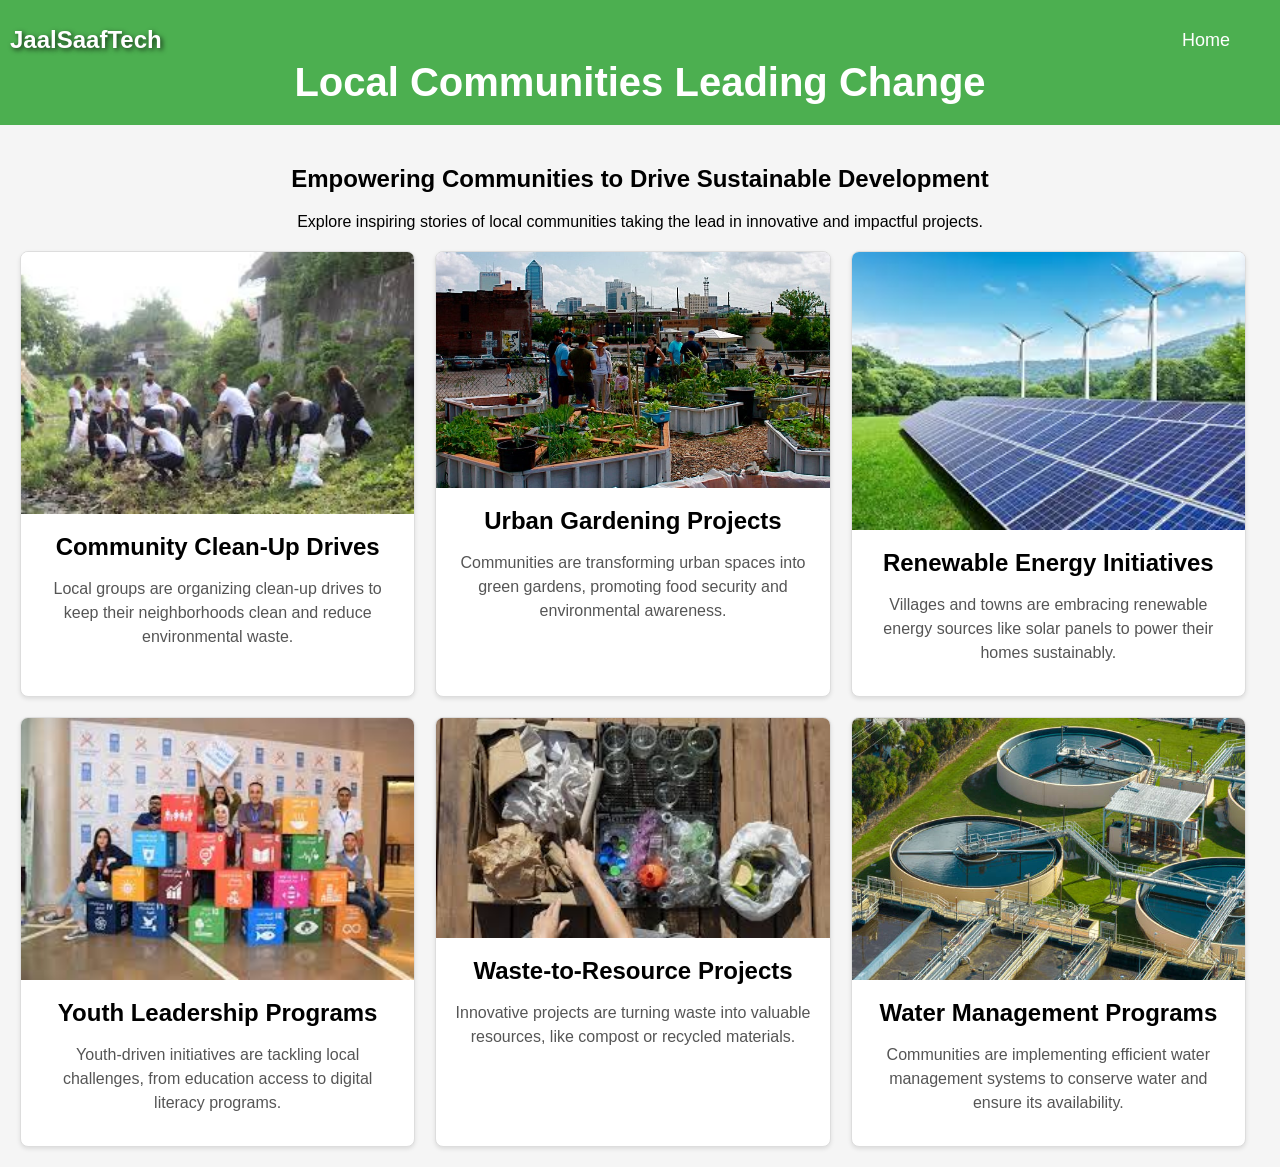
<file: comunity copy.html>
<!DOCTYPE html>
<html lang="en">
<head>
    <meta charset="UTF-8">
    <meta name="viewport" content="width=device-width, initial-scale=1.0">
    <title>Local Communities Leading Change</title>
    <style>
        body,html {
            font-family: Arial, sans-serif;
            margin: 0;
            padding: 0;
            background-color: #f5f5f5;
        }

        header {
            background-color: #4caf50;
            color: white;
            padding: 20px 10px;
            text-align: center;
        }

        header h1 {
            margin: 0;
            font-size: 2.5em;
        }

 .navbar {
    display: flex;
    justify-content: space-between;
    align-items: center;
    /* background-color: #3542f1; */
    height: 40px;
    /* padding: 5px; */
    position: relative;
    z-index: 1000;
}

.navbar .logo {
    color: white;
    font-size: 24px;
    font-weight: bold;
    text-shadow: 2px 2px 5px rgba(0, 0, 0, 0.7);
}

.navbar .nav-links a {
    color: white;
    text-decoration: none;
    font-size:18px;
    padding: 5px 40px;
    transition: background-color 0.3s ease, color 0.3s ease;
}

        section {
            padding: 20px;
            text-align: center;
        }

        .communities {
            display: flex;
            flex-wrap: wrap;
            gap: 20px;
            margin-top: 20px;
        }

        .community-item {
            background: white;
            border: 1px solid #ddd;
            border-radius: 8px;
            box-shadow: 0 2px 4px rgba(0, 0, 0, 0.1);
            overflow: hidden;
            width: calc(33.333% - 20px);
            min-width: 300px;
        }

        .community-item img {
            width: 100%;
            height: auto;
        }

        .community-item .content {
            padding: 15px;
        }

        .community-item .content h2 {
            font-size: 1.5em;
            margin: 0 0 10px;
        }

        .community-item .content p {
            font-size: 1em;
            color: #555;
            line-height: 1.5;
        }



        @media (max-width: 768px) {
            .community-item {
                width: calc(50% - 20px);
            }
        }

        @media (max-width: 480px) {
            .community-item {
                width: 100%;
            }
        }
    </style>
</head>
<body>
    <header>
        <div class="navbar">
            <div class="logo">JaalSaafTech</div>
            <!-- <input type="checkbox" id="menu-toggle" class="menu-toggle"> -->
            <!-- <label for="menu-toggle" class="menu-icon"> -->
             
            <!-- </label> -->
            <div class="nav-links">
                <a href="index.html" class="part4">Home</a>
            </div>
        </div>
        <h1>Local Communities Leading Change</h1>
        
    </header>

    <section>
        <h2>Empowering Communities to Drive Sustainable Development</h2>
        <p>Explore inspiring stories of local communities taking the lead in innovative and impactful projects.</p>

        <div class="communities">
            <div class="community-item">
                <img src="communityImage/images1.jpg" alt="Community Clean-Up Drives">
                <div class="content">
                    <h2>Community Clean-Up Drives</h2>
                    <p>Local groups are organizing clean-up drives to keep their neighborhoods clean and reduce environmental waste.</p>
                </div>
            </div>

            <div class="community-item">
                <img src="communityImage/image2.jpg" alt="Urban Gardening Projects">
                <div class="content">
                    <h2>Urban Gardening Projects</h2>
                    <p>Communities are transforming urban spaces into green gardens, promoting food security and environmental awareness.</p>
                </div>
            </div>

            <div class="community-item">
                <img src="communityImage/images3.jpg" alt="Renewable Energy Initiatives">
                <div class="content">
                    <h2>Renewable Energy Initiatives</h2>
                    <p>Villages and towns are embracing renewable energy sources like solar panels to power their homes sustainably.</p>
                </div>
            </div>

            <div class="community-item">
                <img src="communityImage/images4.jpg"Youth Leadership Programs">
                <div class="content">
                    <h2>Youth Leadership Programs</h2>
                    <p>Youth-driven initiatives are tackling local challenges, from education access to digital literacy programs.</p>
                </div>
            </div>

            <div class="community-item">
                <img src="communityImage/images5.jpg" alt="Waste-to-Resource Projects">
                <div class="content">
                    <h2>Waste-to-Resource Projects</h2>
                    <p>Innovative projects are turning waste into valuable resources, like compost or recycled materials.</p>
                </div>
            </div>

            <div class="community-item">
                <img src="communityImage/waterMangement.jpg" alt="Water Management Programs">
                <div class="content">
                    <h2>Water Management Programs</h2>
                    <p>Communities are implementing efficient water management systems to conserve water and ensure its availability.</p>
                </div>
            </div>
        </div>
    </section>

</body>
</html>
</file>
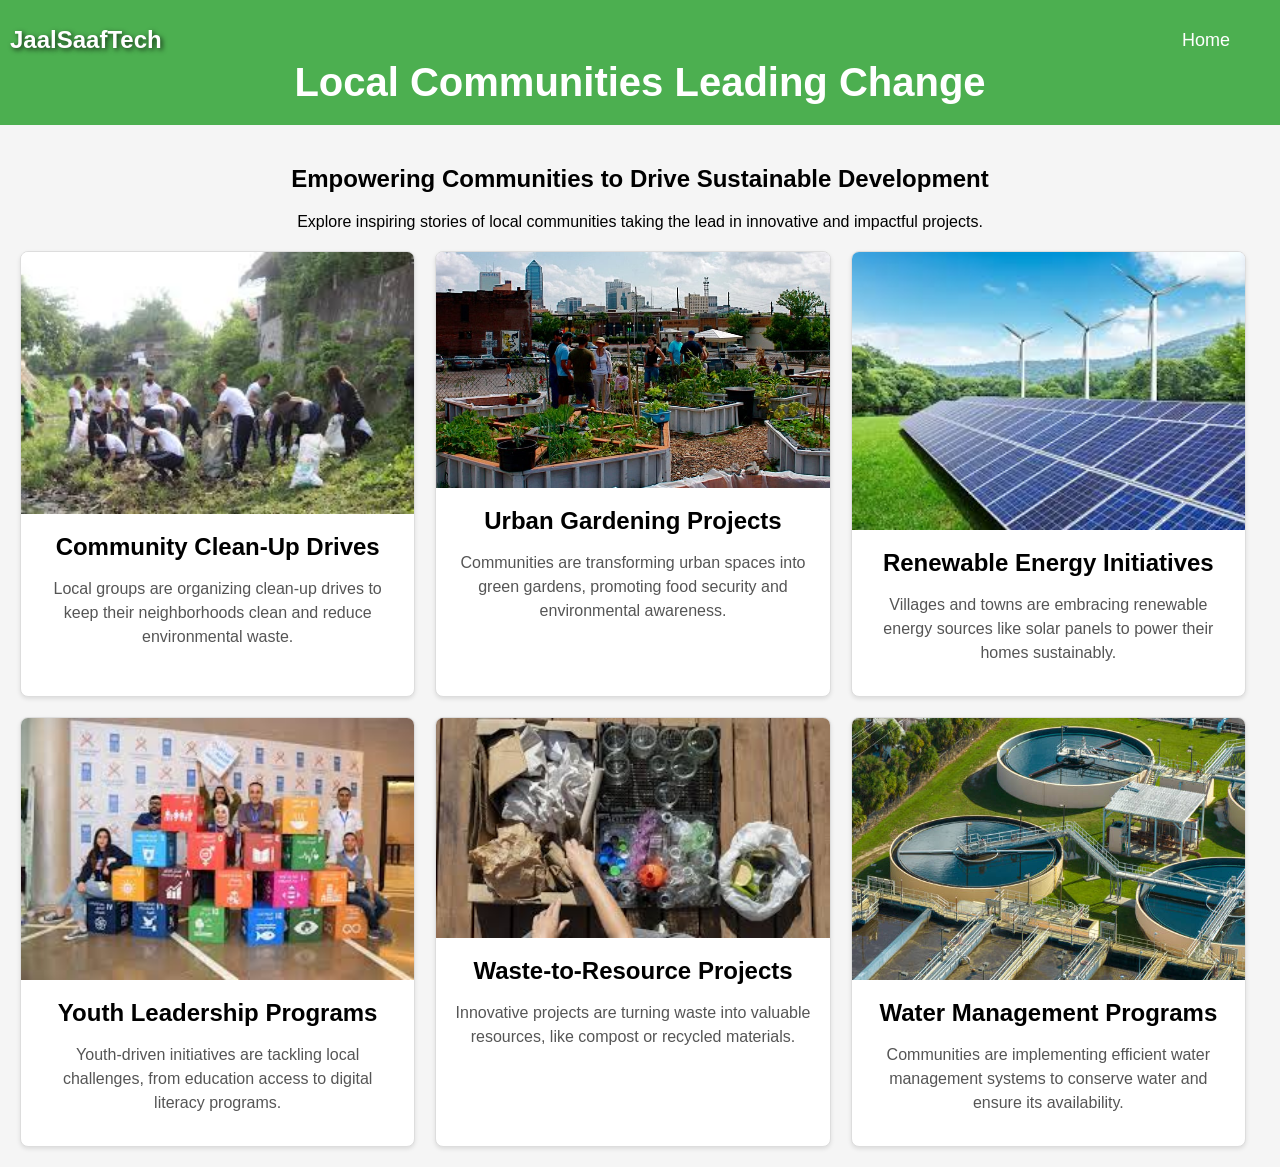
<file: comunity.html>
<!DOCTYPE html>
<html lang="en">
<head>
    <meta charset="UTF-8">
    <meta name="viewport" content="width=device-width, initial-scale=1.0">
    <title>Local Communities Leading Change</title>
    <style>
        body,html {
            font-family: Arial, sans-serif;
            margin: 0;
            padding: 0;
            background-color: #f5f5f5;
        }

        header {
            background-color: #4caf50;
            color: white;
            padding: 20px 10px;
            text-align: center;
        }

        header h1 {
            margin: 0;
            font-size: 2.5em;
        }

 .navbar {
    display: flex;
    justify-content: space-between;
    align-items: center;
    /* background-color: #3542f1; */
    height: 40px;
    /* padding: 5px; */
    position: relative;
    z-index: 1000;
}

.navbar .logo {
    color: white;
    font-size: 24px;
    font-weight: bold;
    text-shadow: 2px 2px 5px rgba(0, 0, 0, 0.7);
}

.navbar .nav-links a {
    color: white;
    text-decoration: none;
    font-size:18px;
    padding: 5px 40px;
    transition: background-color 0.3s ease, color 0.3s ease;
}

        section {
            padding: 20px;
            text-align: center;
        }

        .communities {
            display: flex;
            flex-wrap: wrap;
            gap: 20px;
            margin-top: 20px;
        }

        .community-item {
            background: white;
            border: 1px solid #ddd;
            border-radius: 8px;
            box-shadow: 0 2px 4px rgba(0, 0, 0, 0.1);
            overflow: hidden;
            width: calc(33.333% - 20px);
            min-width: 300px;
        }

        .community-item img {
            width: 100%;
            height: auto;
        }

        .community-item .content {
            padding: 15px;
        }

        .community-item .content h2 {
            font-size: 1.5em;
            margin: 0 0 10px;
        }

        .community-item .content p {
            font-size: 1em;
            color: #555;
            line-height: 1.5;
        }

        @media (max-width: 768px) {
            .community-item {
                width: calc(50% - 20px);
            }
        }

        @media (max-width: 480px) {
            .community-item {
                width: 100%;
            }
        }
    </style>
</head>
<body>
    <header>
        <div class="navbar">
            <div class="logo">JaalSaafTech</div>
            <!-- <input type="checkbox" id="menu-toggle" class="menu-toggle"> -->
            <!-- <label for="menu-toggle" class="menu-icon"> -->
             
            <!-- </label> -->
            <div class="nav-links">
                <a href="index.html" class="part4">Home</a>
            </div>
        </div>
        <h1>Local Communities Leading Change</h1>
        
    </header>

    <section>
        <h2>Empowering Communities to Drive Sustainable Development</h2>
        <p>Explore inspiring stories of local communities taking the lead in innovative and impactful projects.</p>

        <div class="communities">
            <div class="community-item">
                <img src="communityImage/images1.jpg" alt="Community Clean-Up Drives">
                <div class="content">
                    <h2>Community Clean-Up Drives</h2>
                    <p>Local groups are organizing clean-up drives to keep their neighborhoods clean and reduce environmental waste.</p>
                </div>
            </div>

            <div class="community-item">
                <img src="communityImage/image2.jpg" alt="Urban Gardening Projects">
                <div class="content">
                    <h2>Urban Gardening Projects</h2>
                    <p>Communities are transforming urban spaces into green gardens, promoting food security and environmental awareness.</p>
                </div>
            </div>

            <div class="community-item">
                <img src="communityImage/images3.jpg" alt="Renewable Energy Initiatives">
                <div class="content">
                    <h2>Renewable Energy Initiatives</h2>
                    <p>Villages and towns are embracing renewable energy sources like solar panels to power their homes sustainably.</p>
                </div>
            </div>

            <div class="community-item">
                <img src="communityImage/images4.jpg"Youth Leadership Programs">
                <div class="content">
                    <h2>Youth Leadership Programs</h2>
                    <p>Youth-driven initiatives are tackling local challenges, from education access to digital literacy programs.</p>
                </div>
            </div>

            <div class="community-item">
                <img src="communityImage/images5.jpg" alt="Waste-to-Resource Projects">
                <div class="content">
                    <h2>Waste-to-Resource Projects</h2>
                    <p>Innovative projects are turning waste into valuable resources, like compost or recycled materials.</p>
                </div>
            </div>

            <div class="community-item">
                <img src="communityImage/waterMangement.jpg" alt="Water Management Programs">
                <div class="content">
                    <h2>Water Management Programs</h2>
                    <p>Communities are implementing efficient water management systems to conserve water and ensure its availability.</p>
                </div>
            </div>
        </div>
    </section>
</body>
</html>
</file>
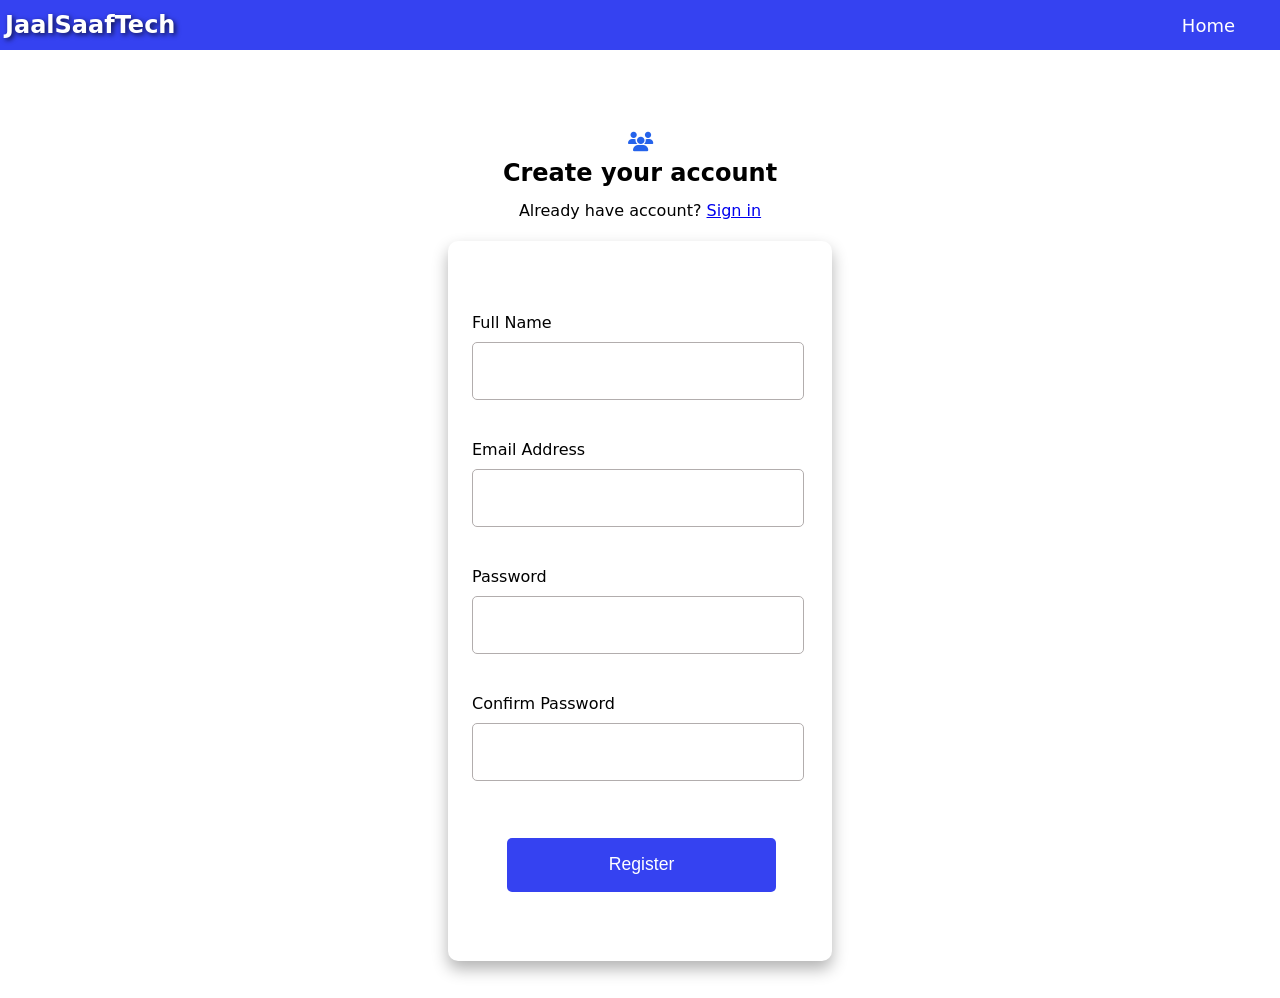
<file: registration.html>
<!DOCTYPE html>
<html lang="en">

<head>
    <meta charset="UTF-8">
    <meta name="viewport" content="width=device-width, initial-scale=1.0">
    <title>Registration</title>
    <link rel="stylesheet" href="registration.css">
    <link rel="stylesheet" href="https://cdnjs.cloudflare.com/ajax/libs/font-awesome/6.7.2/css/all.min.css"
        integrity="sha512-Evv84Mr4kqVGRNSgIGL/F/aIDqQb7xQ2vcrdIwxfjThSH8CSR7PBEakCr51Ck+w+/U6swU2Im1vVX0SVk9ABhg=="
        crossorigin="anonymous" referrerpolicy="no-referrer" />
</head>

<body>
    <div class="container">
        <div class="navbar">
            <div class="logo">JaalSaafTech</div>
            <input type="checkbox" id="menu-toggle" class="menu-toggle">
            <label for="menu-toggle" class="menu-icon">
                <span></span>
                <span></span>
                <span></span>
            </label>
            <div class="nav-links">
                <a href="index.html">Home</a>
                <!-- <a href="#Awareness">Awareness</a>
                <a href="#WaterScarcityMap">WaterScarcity Map</a>
                <a href="about.html">About Us</a>
                <a href="#login">Login</a>
                <a href="registration.html">Register</a> -->
            </div>
        </div>

        <div class="regisForm">
            <div class="icons">
                <i class="fas fa-users"></i>
                <h2>Create your account</h2>
                <p>Already have account? <a href="^&*">Sign in</a></p>
            </div>
            <div class="form">
                <form id="registrationForm" action="&**9">
                    <div class="form-group">
                        <label for="fullName">Full Name</label>
                        <input type="text" id="fullName" name="fullName" required>
                    </div>
                    <div class="form-group">
                        <label for="email">Email Address</label>
                        <input type="email" id="email" name="email" required>
                    </div>
                    <div class="form-group">
                        <label for="password">Password</label>
                        <input type="password" id="password" name="password" required>
                    </div>
                    <div class="form-group">
                        <label for="confirmPassword">Confirm Password</label>
                        <input type="password" id="confirmPassword" name="confirmPassword" required>
                    </div>
                    <div class="form-group" id="btn">
                        <button type="submit">Register</button>
                    </div>
                </form>
            </div>
        </div>
    </div>

    <script>
        document.getElementById('registrationForm').addEventListener('submit', function(event) {
            event.preventDefault(); // Prevent the form from submitting
            
            // You can add form validation here if needed
            
            // Show the alert
            alert('Registered successfully');
            
            // Optionally, you can reset the form after successful registration
            this.reset();
        });
    </script>
</body>
</html>
</file>
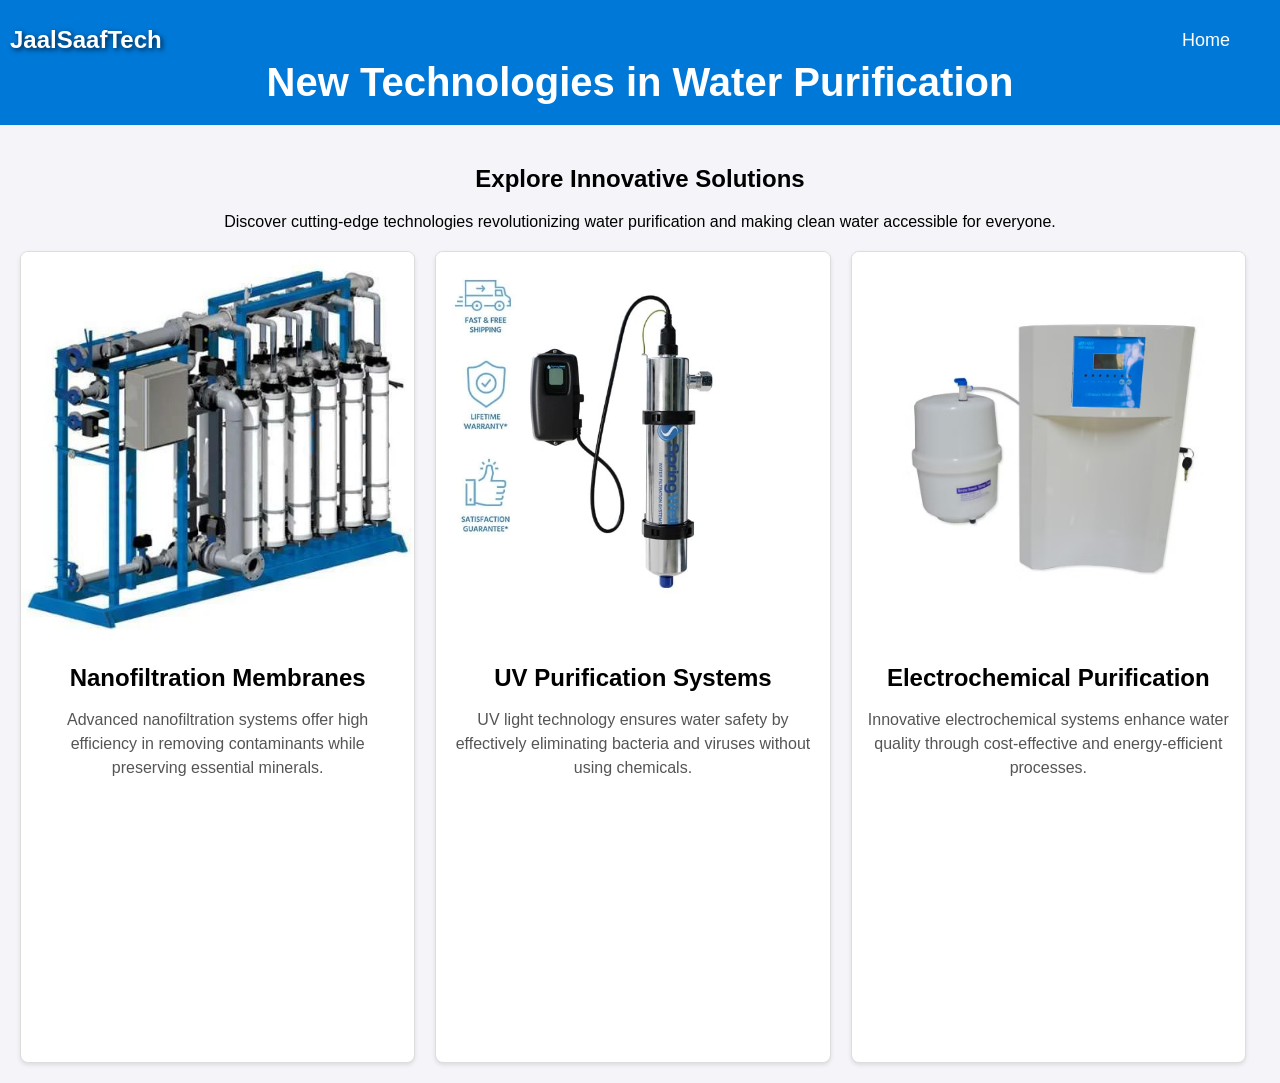
<file: technology.html>
<!DOCTYPE html>
<html lang="en">

<head>
    <meta charset="UTF-8">
    <meta name="viewport" content="width=device-width, initial-scale=1.0">
    <title>Water Purification Technology</title>
    <style>
        body,
        html {
            font-family: Arial, sans-serif;
            margin: 0;
            padding: 0;
            background-color: #f4f4f9;
        }

        header {
            background-color: #0078d7;
            color: white;
            padding: 20px 10px;
            text-align: center;
        }

        header h1 {
            margin: 0;
            font-size: 2.5em;
        }

        .navbar {
            display: flex;
            justify-content: space-between;
            align-items: center;
            /* background-color: #3542f1; */
            height: 40px;
            /* padding: 5px; */
            position: relative;
            z-index: 1000;
        }

        .navbar .logo {
            color: white;
            font-size: 24px;
            font-weight: bold;
            text-shadow: 2px 2px 5px rgba(0, 0, 0, 0.7);
        }

        .navbar .nav-links a {
            color: white;
            text-decoration: none;
            font-size: 18px;
            padding: 5px 40px;
            transition: background-color 0.3s ease, color 0.3s ease;
        }

        .navbar .nav-links a:hover {
            background-color: #fff;
            color: #3542f1;
            border-radius: 5px;
        }

        section {
            padding: 20px;
            text-align: center;
        }

        .technology {
            display: flex;
            flex-wrap: wrap;
            gap: 20px;
            margin-top: 20px;
        }

        .tech-item {
            background: white;
            height: 90vh;
            border: 1px solid #ddd;
            border-radius: 8px;
            box-shadow: 0 2px 4px rgba(0, 0, 0, 0.1);
            overflow: hidden;
            width: calc(33.333% - 20px);
            min-width: 300px;
        }

        .tech-item img {
            width: 100%;
            height: auto;
        }

        .tech-item .content {
            /* background-color: aqua; */
            padding: 15px;
        }

        .tech-item .content h2 {
            font-size: 1.5em;
            margin: 0 0 10px;
        }

        .tech-item .content p {
            font-size: 1em;
            color: #555;
            line-height: 1.5;
        }
        @media (max-width: 768px) {
            .tech-item {
                width: calc(50% - 20px);
            }
        }

        @media (max-width: 480px) {
            .tech-item {
                width: 100%;
            }
        }
    </style>
</head>

<body>
    <header>
        <div class="navbar">
            <div class="logo">JaalSaafTech</div>
            <div class="nav-links">
                <a href="index.html" class="part4">Home</a>
            </div>
        </div>
        <h1>New Technologies in Water Purification</h1>
    </header>

    <section>
        <h2>Explore Innovative Solutions</h2>
        <p>Discover cutting-edge technologies revolutionizing water purification and making clean water accessible for
            everyone.</p>

        <div class="technology">
            <div class="tech-item">
                <img src="nanoFilteration.webp" alt="Nanofiltration Membranes">
                <div class="content">
                    <h2>Nanofiltration Membranes</h2>
                    <p>Advanced nanofiltration systems offer high efficiency in removing contaminants while preserving
                        essential minerals.</p>
                </div>
            </div>

            <div class="tech-item">
                <img src="Uv-water-purification-system.webp" alt="UV Purification Systems" height="100px" width="100px">
                <div class="content">
                    <h2>UV Purification Systems</h2>
                    <p>UV light technology ensures water safety by effectively eliminating bacteria and viruses without
                        using chemicals.</p>
                </div>
            </div>

            <div class="tech-item">
                <img src="Ultra-Pure-Water-Purification-Water-Deionizer-System-for-Laboratory-Electrochemical-Experiments.avif"
                    alt="Electrochemical Purification">
                <div class="content">
                    <h2>Electrochemical Purification</h2>
                    <p>Innovative electrochemical systems enhance water quality through cost-effective and
                        energy-efficient processes.</p>
                </div>
            </div>
        </div>
    </section>
</body>

</html>
</file>
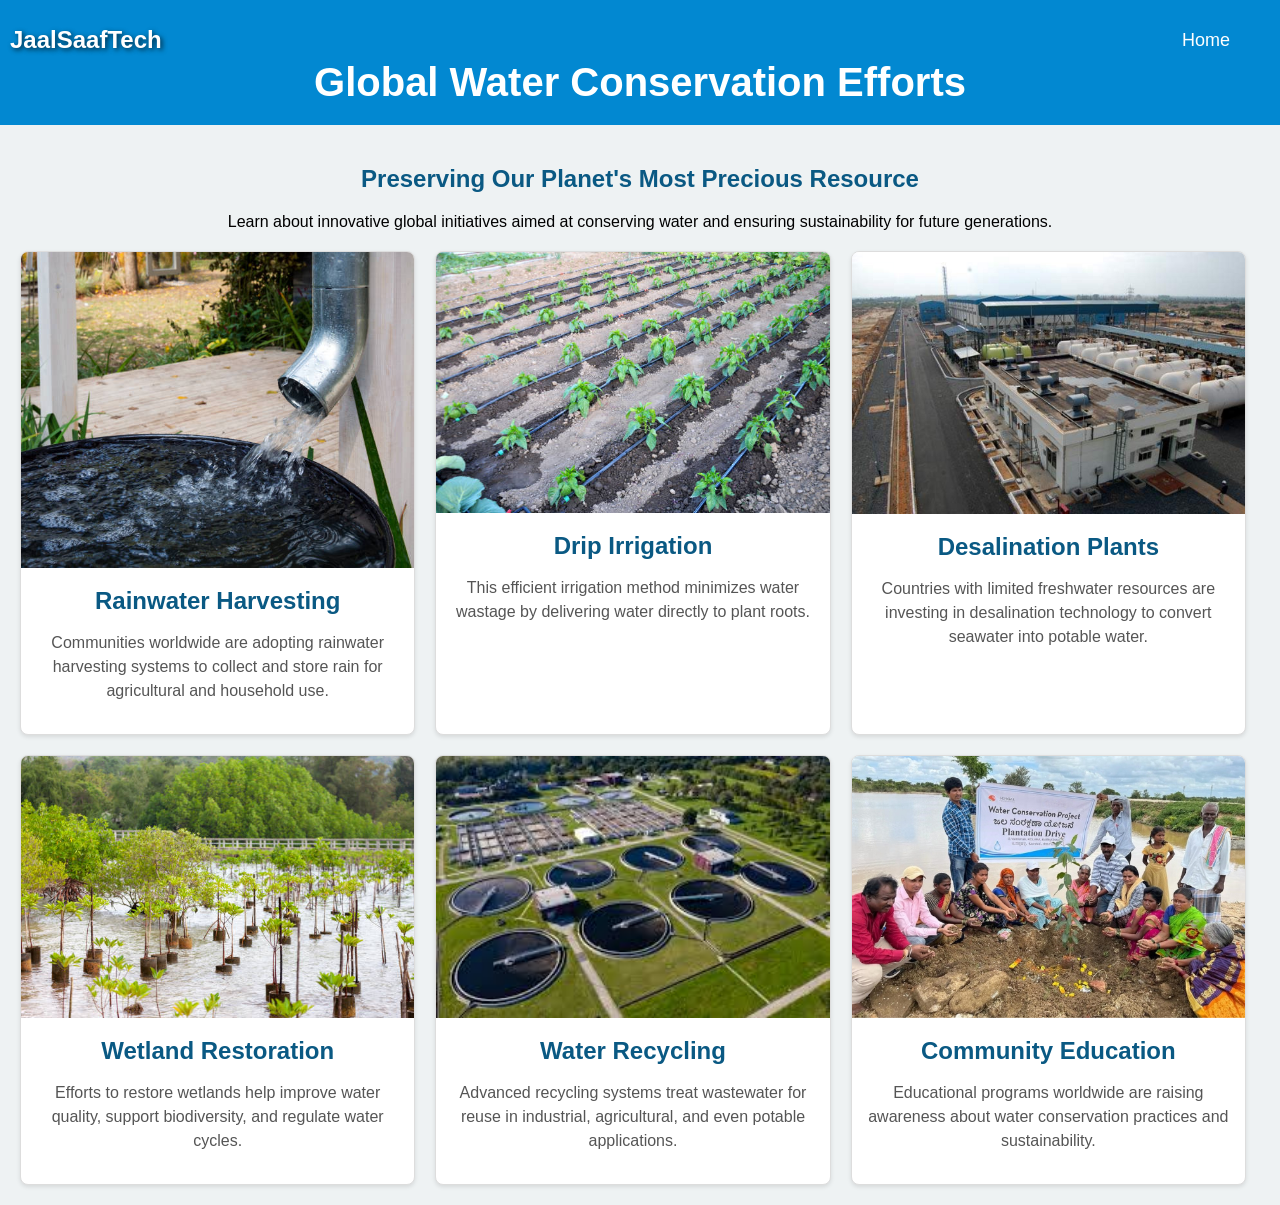
<file: waterConservation.html>
<!DOCTYPE html>
<html lang="en">
<head>
    <meta charset="UTF-8">
    <meta name="viewport" content="width=device-width, initial-scale=1.0">
    <title>Global Water Conservation Efforts</title>
    <style>
        body,html {
            font-family: Arial, sans-serif;
            margin: 0;
            padding: 0;
            background-color: #eef2f3;
        }

        header {
            background-color: #0288d1;
            color: white;
            padding: 20px 10px;
            text-align: center;
        }

        .navbar {
    display: flex;
    justify-content: space-between;
    align-items: center;
    /* background-color: #3542f1; */
    height: 40px;
    /* padding: 5px; */
    position: relative;
    z-index: 1000;
}

.navbar .logo {
    color: white;
    font-size: 24px;
    font-weight: bold;
    text-shadow: 2px 2px 5px rgba(0, 0, 0, 0.7);
}

.navbar .nav-links a {
    color: white;
    text-decoration: none;
    font-size:18px;
    padding: 5px 40px;
    transition: background-color 0.3s ease, color 0.3s ease;
}
        header h1 {
            margin: 0;
            font-size: 2.5em;
        }

        section {
            padding: 20px;
            text-align: center;
        }
        section h2{
            color:#0a5983
        }

        .efforts {
            display: flex;
            flex-wrap: wrap;
            gap: 20px;
            margin-top: 20px;
        }

        .effort-item {
            background: white;
            border: 1px solid #ddd;
            border-radius: 8px;
            box-shadow: 0 2px 4px rgba(0, 0, 0, 0.1);
            overflow: hidden;
            width: calc(33.333% - 20px);
            min-width: 300px;
        }

        .effort-item img {
            width: 100%;
            height: auto;
        }

        .effort-item .content {
            padding: 15px;
        }

        .effort-item .content h2 {
            font-size: 1.5em;
            margin: 0 0 10px;
        }

        .effort-item .content p {
            font-size: 1em;
            color: #555;
            line-height: 1.5;
        }

        @media (max-width: 768px) {
            .effort-item {
                width: calc(50% - 20px);
            }
        }

        @media (max-width: 480px) {
            .effort-item {
                width: 100%;
            }
        }
    </style>
</head>
<body>
    <header>
        <div class="navbar">
            <div class="logo">JaalSaafTech</div>
            <!-- <input type="checkbox" id="menu-toggle" class="menu-toggle"> -->
            <!-- <label for="menu-toggle" class="menu-icon"> -->
             
            <!-- </label> -->
            <div class="nav-links">
                <a href="index.html" class="part4">Home</a>
            </div>
        </div>
        <h1>Global Water Conservation Efforts</h1>
    </header>

    <section>
        <h2>Preserving Our Planet's Most Precious Resource</h2>
        <p>Learn about innovative global initiatives aimed at conserving water and ensuring sustainability for future generations.</p>

        <div class="efforts">
            <div class="effort-item">
                <img src="rainWaterHarvesting.jpg" alt="Rainwater Harvesting">
                <div class="content">
                    <h2>Rainwater Harvesting</h2>
                    <p>Communities worldwide are adopting rainwater harvesting systems to collect and store rain for agricultural and household use.</p>
                </div>
            </div>

            <div class="effort-item">
                <img src="dripSystem.jpg" alt="Drip Irrigation">
                <div class="content">
                    <h2>Drip Irrigation</h2>
                    <p>This efficient irrigation method minimizes water wastage by delivering water directly to plant roots.</p>
                </div>
            </div>

            <div class="effort-item">
                <img src="desalinationProject.avif" alt="Desalination Plants">
                <div class="content">
                    <h2>Desalination Plants</h2>
                    <p>Countries with limited freshwater resources are investing in desalination technology to convert seawater into potable water.</p>
                </div>
            </div>

            <div class="effort-item">
                <img src="wetlandResoration.jpg" alt="Wetland Restoration">
                <div class="content">
                    <h2>Wetland Restoration</h2>
                    <p>Efforts to restore wetlands help improve water quality, support biodiversity, and regulate water cycles.</p>
                </div>
            </div>

            <div class="effort-item">
                <img src="waterecyle.jpg" alt="Water Recycling">
                <div class="content">
                    <h2>Water Recycling</h2>
                    <p>Advanced recycling systems treat wastewater for reuse in industrial, agricultural, and even potable applications.</p>
                </div>
            </div>

            <div class="effort-item">
                <img src="water-conservation-community.jpg" alt="Community Education">
                <div class="content">
                    <h2>Community Education</h2>
                    <p>Educational programs worldwide are raising awareness about water conservation practices and sustainability.</p>
                </div>
            </div>
        </div>
    </section>
</body>
</html>
</file>
<file: registration.css>
body,html {
    margin: 0;
    padding: 0;
    height: 110vh;
    font-family: system-ui, -apple-system, BlinkMacSystemFont, 'Segoe UI', Roboto, Oxygen, Ubuntu, Cantarell, 'Open Sans', 'Helvetica Neue', sans-serif;
}

.container {
    min-height: 100vh;
    display: flex;
    flex-direction: column;
}

.navbar {
    display: flex;
    justify-content: space-between;
    align-items: center;
    background-color: #3542f1;
    height: 40px;
    padding: 5px;
    position: relative;
    z-index: 1000;
}

/* .navbar .logo {
    color: white;
    font-size: 24px;
    font-weight: bold;
} */

.navbar .logo {
    color: white;
    font-size: 24px;
    font-weight: bold;
    text-shadow: 2px 2px 5px rgba(0, 0, 0, 0.7);
}
.menu-toggle {
    display: none;
}

.menu-icon {
    display: none;
    flex-direction: column;
    justify-content: space-between;
    width: 30px;
    height: 20px;
    cursor: pointer;
    transition: transform 0.3s ease;
}

.menu-icon span {
    display: block;
    height: 3px;
    background-color: white;
    border-radius: 2px;
    transition: all 0.3s ease;
}

.menu-icon:hover {
    transform: scale(1.1);
}

.navbar .nav-links {
    display: flex;
    gap: 20px;
    align-items: center;
}

.navbar .nav-links a {
    color: white;
    text-decoration: none;
    font-size:18px;
    padding: 5px 40px;
    transition: background-color 0.3s ease, color 0.3s ease;
}

.navbar .nav-links a:hover {
    background-color: #fff;
    color: #3542f1;
    border-radius: 5px;
}

@media (max-width: 768px) {
    .menu-icon {
        display: flex;
    }
}
.regisForm{
    height: 100vh;
    width: 30%;
    /* background-color: aquamarine; */
    margin-top: 5rem;
    margin: auto;
    display: flex;
    align-items: center;
    justify-content: center;
    flex-direction: column;
    margin-top: 3rem;
}
.regisForm .icons{
    height:10vh;
    width: 80%;

    display: flex;
    justify-content: center;
    flex-direction: column;
    text-align: center;
    line-height: 2px;
    margin-bottom: 1rem;
  
  
    /* color: #2563eb; */
  
}

.regisForm .icons i{
    font-size: 20px;
    color: #2563eb;
    /* margin-bottom: 10px; */
}
.regisForm .form{
    height: 80vh;
    width: 100%;
    /* background-color: purple; */
    box-shadow: 0 8px 16px rgba(0, 0, 0, 0.3); 
    border-radius: 10px;
    display: flex;
    flex-direction: column;
    justify-content: space-evenly;
}

.form-group{
    height:12vh;
    width: 100%;
    /* background-color: orange; */
    display: flex;
    flex-direction: column;
    margin-top: 1.2rem;
    justify-content: space-evenly;
  
}
.form-group label{
    margin-left: 1.5rem;
    font-size: 1rem;
    font-weight: 500;
}

.form-group input{
   
    height:6vh;
    width: 85%;
    margin-left: 1.5rem;
    border: none;
    outline: none;
    border-radius: 5px;
    /* box-shadow: 0 8px 16px rgba(0, 0, 0, 0.1);  */
    outline: rgb(187, 183, 183);
    border: 1px solid rgb(178, 173, 173);
}
.form-group button{
    height:6vh;
    width: 70%;
    background-color: #3542f1;
    color: #fff;
    outline: none;
    border: none;
    font-weight: 500;
    font-size: 1.1rem;
    border-radius: 5px;
    cursor: pointer;
    margin-left: 3.7rem;
}
.form-group button:focus{
    transition:  0.3s, transform 0.3s;
    background-color: #fff;
    color: #3542f1;
    border: 1px solid #3542f1;
   
}

.form-group input:focus{
    outline: #3542f1;
    border: 1px solid #3542f1;
}
</file>
